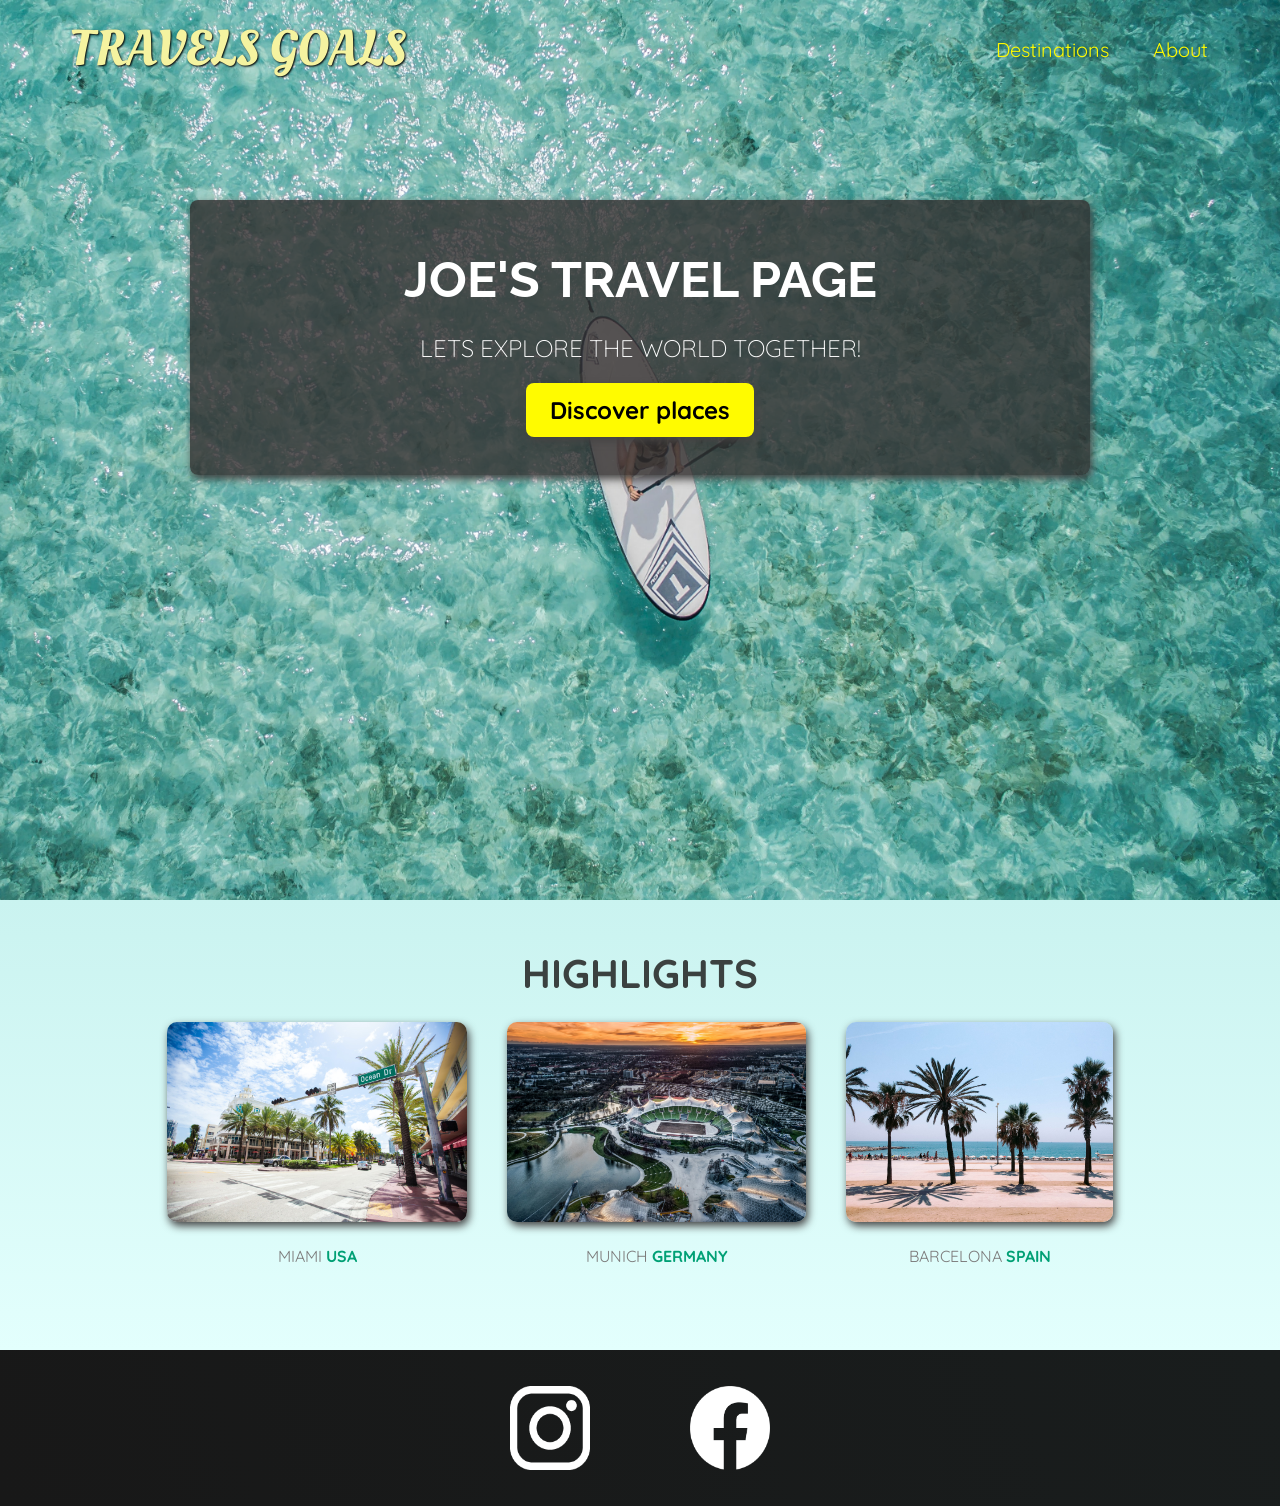
<file: index.html>
<!DOCTYPE html>
<html lang="en">
  <head>
    <meta charset="UTF-8" />
    <link
      href="https://fonts.googleapis.com/css2?family=Raleway:wght@700&family=Oleo+Script:wght@700&family=Quicksand:wght@300;500;700&display=swap"
      rel="stylesheet"
    />
    <link rel="stylesheet" href="styles.css" />
    <link rel="stylesheet" href="shared.css" />

    <title>Travels Goals</title>
  </head>
  <body>
    <header>
      <div id="page-logo">
        <a href="/index.html">Travels goals</a>
      </div>
      <nav>
        <ul>
          <li><a href="places.html">Destinations</a></li>
          <li><a href="">About</a></li>
        </ul>
      </nav>
    </header>
    <main>
      <section id="hero">
        <div id="hero-content">
          <h1>Joe's Travel Page</h1>
          <p>Lets explore the world together!</p>
          <a href="places.html">Discover places</a>
        </div>
      </section>
      <section id="highlight">
        <h2>Highlights</h2>
        <ul id="destination">
          <li class="destination">
            <img
              src="/images/places/miami.jpg"
              alt="Miami streets on sunny day"
            />
            <p>Miami <strong>USA</strong></p>
          </li>
          <li class="destination">
            <img
              src="/images/places/munich.jpg"
              alt="Munich stadium in winters"
            />
            <p>Munich <strong>Germany</strong></p>
          </li>
          <li class="destination">
            <img
              src="/images/places/barcelona.jpg"
              alt="Palm beach in Barcelona"
            />
            <p>Barcelona <strong>Spain</strong></p>
          </li>
        </ul>
      </section>
    </main>
    <footer>
      <ul>
        <li>
          <a href="https://www.instagram.com"
            ><img src="/images/icons/insta.png" alt="Instaram logo"
          /></a>
        </li>
        <li>
          <a href="hhtps://www.facebook.com">
            <img src="/images/icons/facebook.png" alt="Facebook logo" />
          </a>
        </li>
      </ul>
    </footer>
  </body>
</html>
</file>
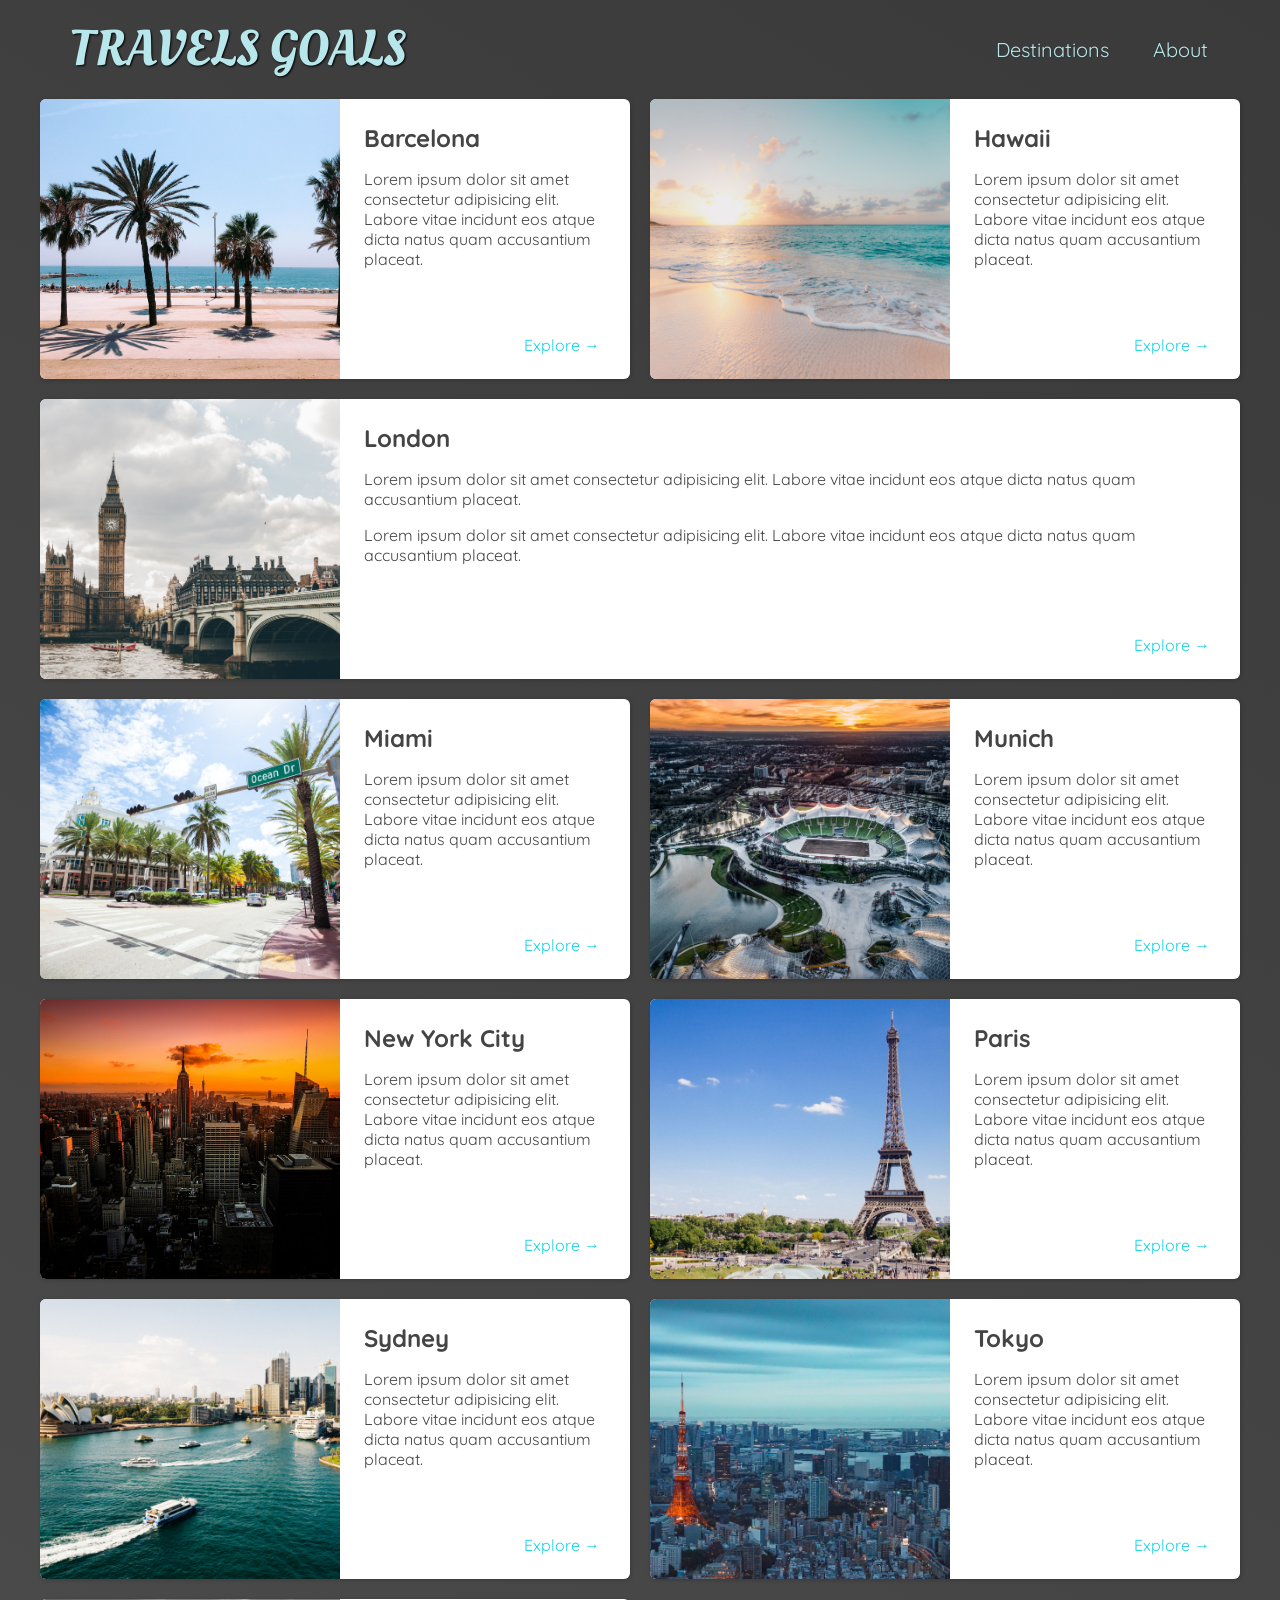
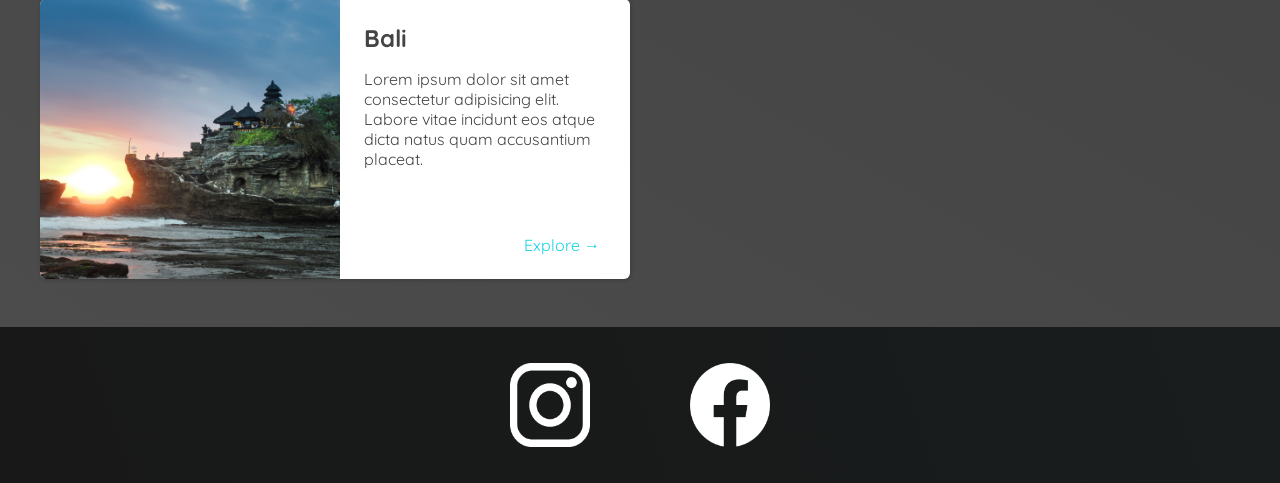
<file: places.html>
<!DOCTYPE html>
<html lang="en">
  <head>
    <meta charset="UTF-8" />
    <link
      href="https://fonts.googleapis.com/css2?family=Raleway:wght@700&family=Oleo+Script:wght@700&family=Quicksand:wght@300;500;700&display=swap"
      rel="stylesheet"
    />
    <link rel="stylesheet" href="shared.css" />
    <link rel="stylesheet" href="places.css" />

    <title>Travels Goals</title>
  </head>
  <body>
    <header>
      <div id="page-logo">
        <a href="/index.html">Travels goals</a>
      </div>
      <nav>
        <ul>
          <li><a href="places.html">Destinations</a></li>
          <li><a href="">About</a></li>
        </ul>
      </nav>
    </header>
    <main>
            <ul>
        <li>
          <img src="images/places/barcelona.jpg" alt="City of Barcelona" />
          <div class="item-content">
            <div>
              <h2>Barcelona</h2>
              <p>
                Lorem ipsum dolor sit amet consectetur adipisicing elit. Labore
                vitae incidunt eos atque dicta natus quam accusantium placeat.
              </p>
            </div>
            <div class="actions">
              <a href="https://en.wikipedia.org/wiki/Barcelona">Explore &#x2192</a>
            </div>
          </div>
        </li>
        <li>
          <img src="images/places/hawaii.jpg" alt="Hawaii beach" />
          <div class="item-content">
            <div>
              <h2>Hawaii</h2>
              <p>
                Lorem ipsum dolor sit amet consectetur adipisicing elit. Labore
                vitae incidunt eos atque dicta natus quam accusantium placeat.
              </p>
            </div>
            <div class="actions">
              <a href="hhttps://en.wikipedia.org/wiki/Hawaii">Explore &#x2192</a>
            </div>
          </div>
        </li>
        <li>
          <img src="images/places/london.jpg" alt="London city" />
          <div class="item-content">
            <div>
              <h2>London</h2>
              <p>
                Lorem ipsum dolor sit amet consectetur adipisicing elit. Labore
                vitae incidunt eos atque dicta natus quam accusantium placeat.
              </p>
              <p>
                Lorem ipsum dolor sit amet consectetur adipisicing elit. Labore
                vitae incidunt eos atque dicta natus quam accusantium placeat.
              </p>
            </div>
            <div class="actions">
              <a href="https://en.wikipedia.org/wiki/London">Explore &#x2192</a>
            </div>
          </div>
        </li>
        <li>
          <img src="images/places/miami.jpg" alt="Miami streets" />
          <div class="item-content">
            <div>
              <h2>Miami</h2>
              <p>
                Lorem ipsum dolor sit amet consectetur adipisicing elit. Labore
                vitae incidunt eos atque dicta natus quam accusantium placeat.
              </p>
            </div>
            <div class="actions">
              <a href="https://en.wikipedia.org/wiki/Miami">Explore &#x2192</a>
            </div>
          </div>
        </li>
        <li>
          <img src="images/places/munich.jpg" alt="Munich football stadium" />
          <div class="item-content">
            <div>
              <h2>Munich</h2>
              <p>
                Lorem ipsum dolor sit amet consectetur adipisicing elit. Labore
                vitae incidunt eos atque dicta natus quam accusantium placeat.
              </p>
            </div>
            <div class="actions">
              <a href="https://en.wikipedia.org/wiki/Munich">Explore &#x2192</a>
            </div>
          </div>
        </li>
        <li>
          <img src="images/places/new-york-city.jpg" alt="New York City skyline" />
          <div class="item-content">
            <div>
              <h2>New York City</h2>
              <p>
                Lorem ipsum dolor sit amet consectetur adipisicing elit. Labore
                vitae incidunt eos atque dicta natus quam accusantium placeat.
              </p>
            </div>
            <div class="actions">
              <a href="https://en.wikipedia.org/wiki/New_York_City"
                >Explore &#x2192</a
              >
            </div>
          </div>
        </li>
        <li>
          <img src="images/places/paris.jpg" alt="Paris city" />
          <div class="item-content">
            <div>
              <h2>Paris</h2>
              <p>
                Lorem ipsum dolor sit amet consectetur adipisicing elit. Labore
                vitae incidunt eos atque dicta natus quam accusantium placeat.
              </p>
            </div>
            <div class="actions">
              <a href="https://en.wikipedia.org/wiki/Paris">Explore &#x2192</a>
            </div>
          </div>
        </li>
        <li>
          <img src="images/places/sydney.jpg" alt="Sydney beach" />
          <div class="item-content">
            <div>
              <h2>Sydney</h2>
              <p>
                Lorem ipsum dolor sit amet consectetur adipisicing elit. Labore
                vitae incidunt eos atque dicta natus quam accusantium placeat.
              </p>
            </div>
            <div class="actions">
              <a href="https://en.wikipedia.org/wiki/Sydney">Explore &#x2192</a>
            </div>
          </div>
        </li>
        <li>
          <img src="images/places/tokyo.jpg" alt="Tokyo skyline" />
          <div class="item-content">
            <div>
              <h2>Tokyo</h2>
              <p>
                Lorem ipsum dolor sit amet consectetur adipisicing elit. Labore
                vitae incidunt eos atque dicta natus quam accusantium placeat.
              </p>
            </div>
            <div class="actions">
              <a href="https://en.wikipedia.org/wiki/Tokyo">Explore &#x2192</a>
            </div>
          </div>
        </li>
        <li>
          <img src="images/places/bali.jpg" alt="Bali beach" />
          <div class="item-content">
            <div>
              <h2>Bali</h2>
              <p>
                Lorem ipsum dolor sit amet consectetur adipisicing elit. Labore
                vitae incidunt eos atque dicta natus quam accusantium placeat.
              </p>
            </div>
            <div class="actions">
              <a href="https://en.wikipedia.org/wiki/Bali">Explore &#x2192</a>
            </div>
          </div>
        </li>
      </ul>
      </main>
    <footer>
      <ul>
        <li>
          <a href="https://www.instagram.com"
            ><img src="/images/icons/insta.png" alt="Instaram logo"
          /></a>
        </li>
        <li>
          <a href="hhtps://www.facebook.com">
            <img src="/images/icons/facebook.png" alt="Facebook logo" />
          </a>
        </li>
      </ul>
    </footer>
    </footer>
  </body>
</html>
</file>
<file: styles.css>
/* #hero {
  height: 800px;
  background-image: url("/images/places/ocean.jpg");
  background-position: center;
  background-size: cover;
  position: relative;
  z-index: 0;
  width: 100%;
} */

#hero {
  height: 100vh;
  background-image: url('/images/places/ocean.jpg'); /* Replace with your image path */
  background-size: cover;
  background-position: center;
  position: relative;
}

#hero-content {
  width: 900px;
  background-color: rgba(51, 47, 47, 0.8);
  box-shadow: 2px 4px 8px rgb(68, 67, 67);
  border-radius: 8px;
  text-align: center;
  padding: 50px 0;
  margin: 0 auto;
  position: relative;
  top: 200px;
}
#hero-content h1 {
  color: white;
  text-transform: uppercase;
  font-size: 50px;
  font-family: "Raleway", sans-serif;
  margin: 0;
}
#hero-content p {
  color: white;
  text-transform: uppercase;
  font-size: 24px;
  font-weight: 300;
  margin-bottom: 32px;
}
#hero-content a {
    text-decoration: none;
    background-color: rgb(255, 251, 0);
    padding: 12px 24px;
    color: black;
    font-size: 24px;
    font-weight: bold;
    border-radius: 8px ;
    box-shadow: 2px 4px 8px rgb(68, 67, 67);
}
#hero-content a:hover {
    background-color: rgb(255, 238, 0);
}
 
#highlight {
    padding: 24px;
    background: linear-gradient(0deg, rgb(227,255,253),rgb(202,243,240));
}

#highlight h2 {
    text-transform: uppercase;
    text-align: center;
    font-size: 40px;
    color: rgb(59, 65, 64);
    margin: 24px;
}

#destination {
    display: flex;
    align-items: center;
    margin: auto;
    margin-bottom: 40px;
    width: 90%;
    justify-content:center ;

}

.destination {
    margin: 0 20px;
    text-transform: uppercase;
}

.destination img{
    height: 200px;
    width: 100%;     
    box-shadow: 2px 4px 8px rgb(68, 67, 67);
    border-radius: 10px;
    object-fit: cover;
} 

.destination p {
    font: size 24px;
    color: rgb(124, 123, 123) ;
    margin: 20px 0 ;
    text-align: center;
    
}
.destination strong{
    color: rgb(0, 160, 117);
}
</file>
<file: shared.css>
body {
  font-family: "Quicksand", sans-serif;
  margin: 0;
}

ul {
  list-style: none;
  margin: 0;
  padding: 0%;
}

/* header {
  display: flex;
  justify-content: space-between;
  align-items: center;
  padding: 15px 60px;
  position: relative;
  width: 100%;
  box-sizing: border-box;
  background-color: transparent;
} */

header {
  display: flex;
  justify-content: space-between;
  align-items: center;
  padding: 15px 60px;
  position: absolute; /* instead of relative */
  top: 0;
  left: 0;
  width: 100%;
  box-sizing: border-box;
  z-index: 10; /* ensure it sits above the image */
  background-color: transparent; /* already set, but confirm */
  top: 0;
  left: 0;
}

#page-logo a {
  padding: 10px;
  font-family: "Oleo Script", sans-serif;
  color: rgb(245, 243, 160);
  font-size: 50px;
  text-decoration: none;
  text-transform: uppercase;
  text-shadow: 1px 1px 2px rgb(0, 0, 0);
}
header ul {
  display: flex;
}
header li {
  margin-left: 20px;
}

header a {
  text-decoration: none;
  color: rgb(255, 251, 0);
  font-size: 20px;
  padding: 12px;
  text-shadow: 1px 1px 2px rgba(0, 0, 0, 0.2);
  border-radius: 6px;
}

header nav a:hover {
  color: rgb(77, 77, 77);
  background-color: rgb(255, 251, 0);
}

footer {
  background: linear-gradient(70deg, rgb(24, 24, 24), rgb(25, 29, 29));
    padding: 36px;
}

footer ul {
    display: flex;
    justify-content: center;
    

}

footer li {
    margin: 0 50px;
    width: 80px;
    height: 80 px;

}

footer img{
    width: 100%;
    height: 100%;
    
}
</file>
<file: places.css>
body {
  background: linear-gradient(30deg, rgb(77, 77, 77), rgb(58, 58, 58));
  color: rgb(68, 68, 68);
}
#page-logo a {
    color: rgb(183, 230, 235);

}
header {
  position: static;
}

header nav a{
    color: rgb(183, 230, 235);
}

header nav a:hover{
    color: rgb(59, 59, 59);
    background-color: rgb(183, 230, 235);
}

main ul {
  width: 1200px;
  margin: 0 auto 48px auto;
  display: grid;
  grid-template-columns: 1fr 1fr;
  gap: 20px 20px;
}

main li {
  display: flex;
  background-color: white;
  box-shadow: 1px 1px 4px rgba(0, 0, 0, 0.2);
  border-radius: 6px;
  overflow: hidden;
}
main li img {
  width: 300px;
  height: 280px;
  object-fit: cover;
}

li:nth-of-type(3) {
    grid-column: 1/span 2;
}

.item-content {
  padding: 24px;
  display: flex;
  
  flex-direction: column;
  justify-content: space-between;
}
.item-content h2{
    margin: 0;
}

.actions {
  text-align: end;
}

.actions a {
  text-decoration: none;
  padding: 6px;
  color: rgb(22, 211, 228);
  border-radius: 5px;
}

.actions a:hover {
  background-color: rgb(235, 253, 255);
}
</file>
